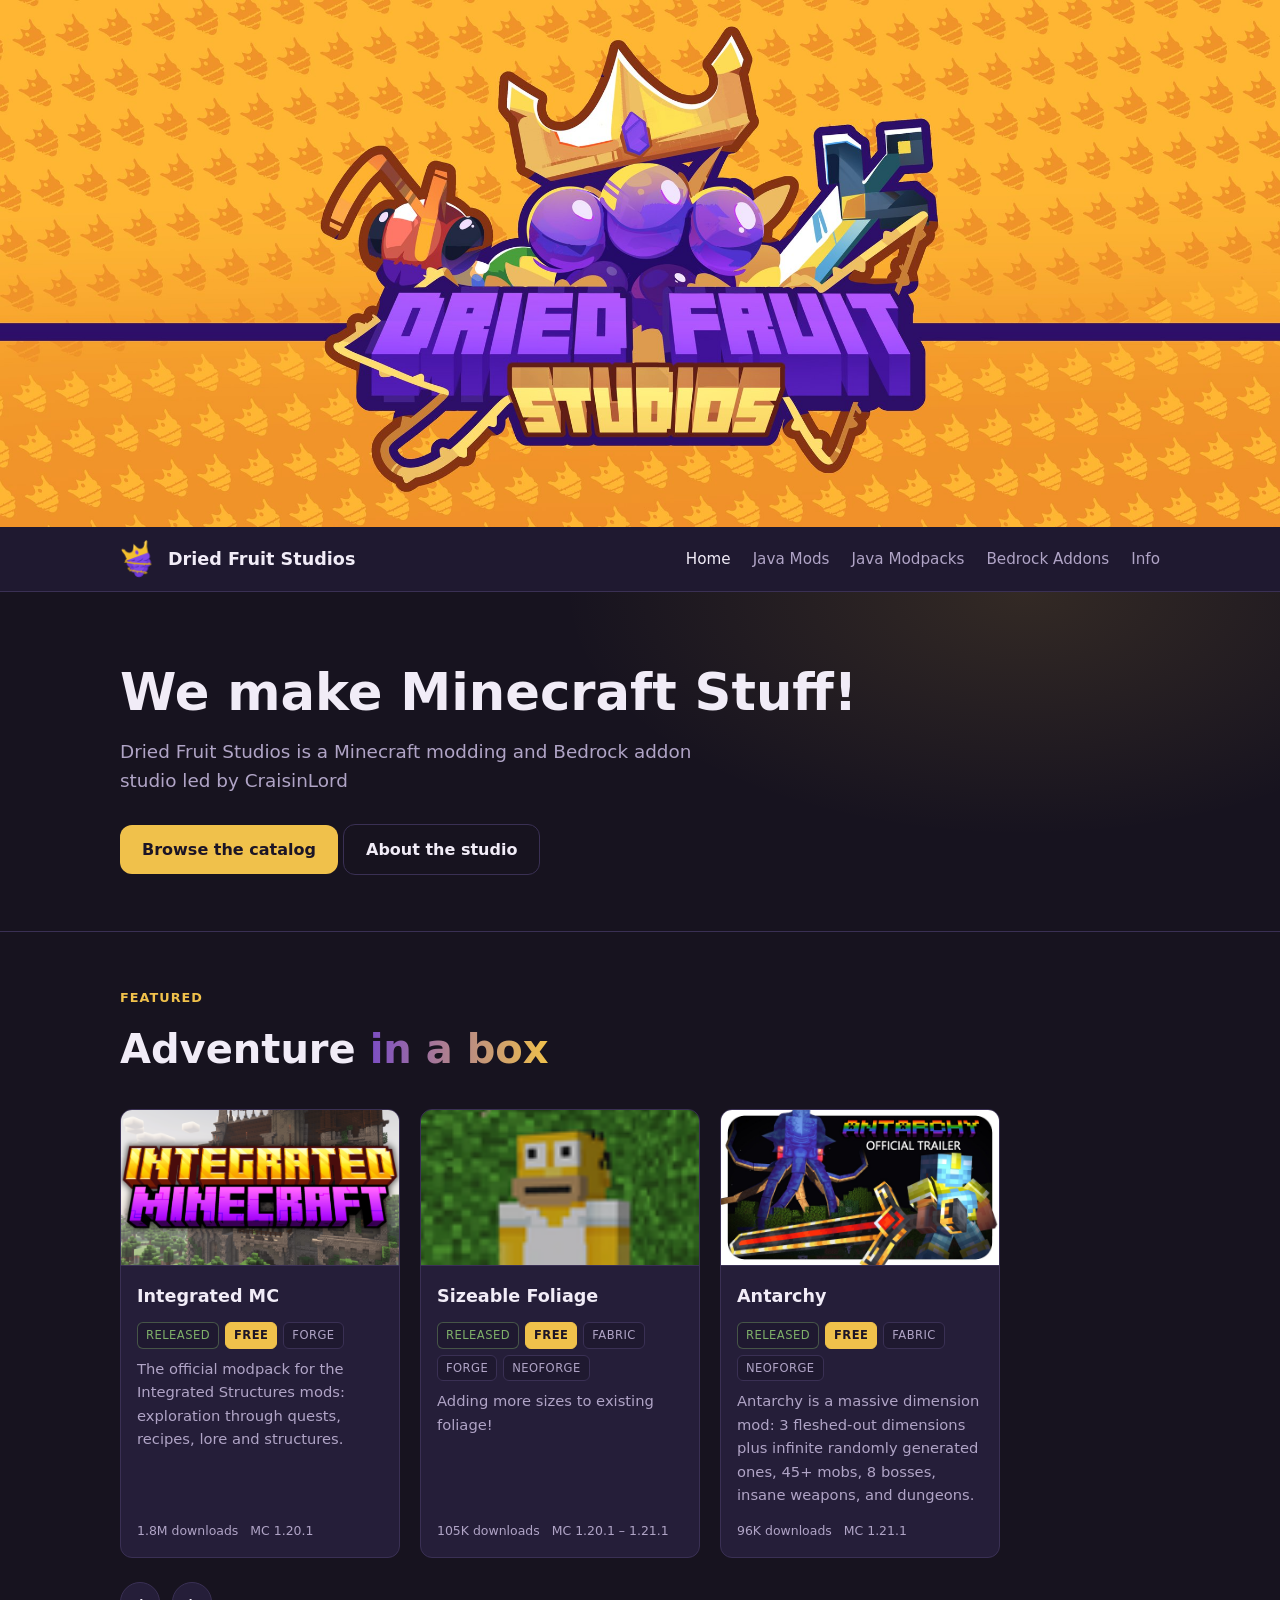
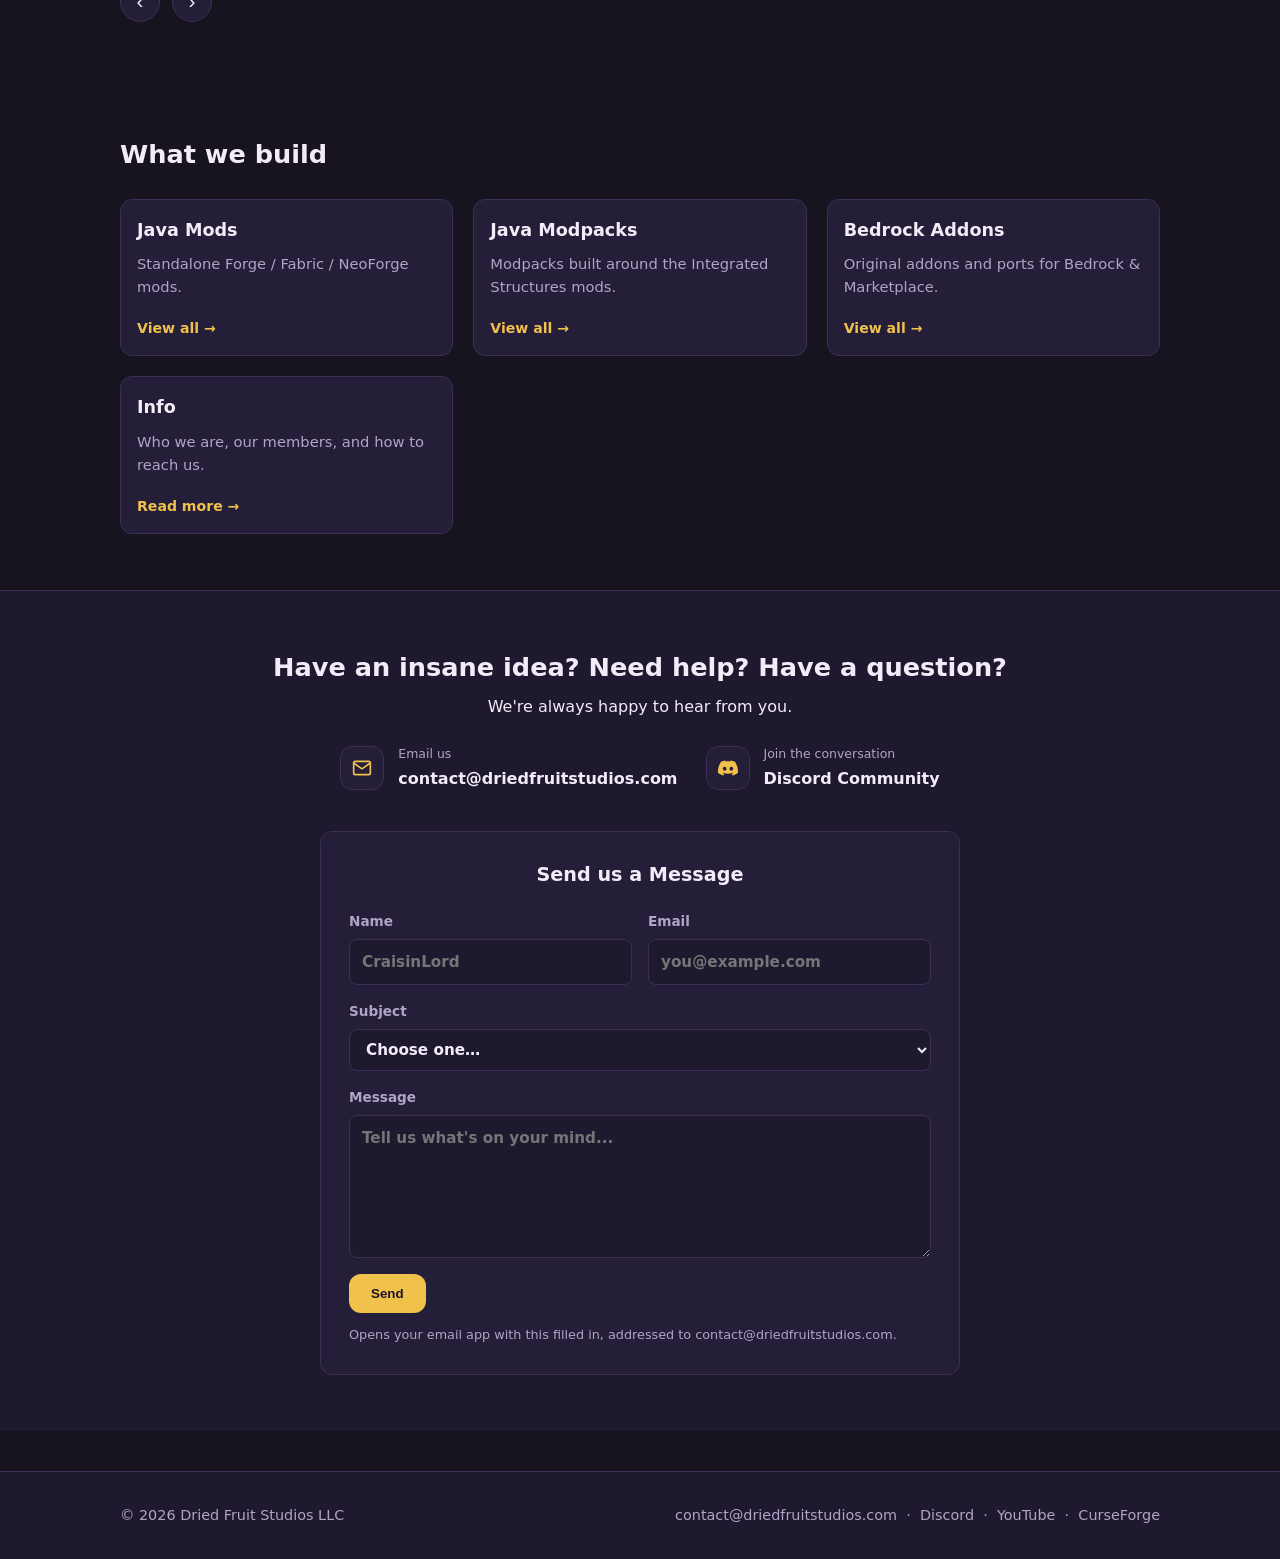
<file: index.html>
<!DOCTYPE html>
<html lang="en">
<head>
  <meta charset="utf-8">
  <meta name="viewport" content="width=device-width, initial-scale=1">
  <title>Dried Fruit Studios — Minecraft mods, modpacks & Bedrock addons</title>
  <meta name="description" content="Dried Fruit Studios LLC is a Minecraft modding and Bedrock addon studio led by CraisinLord. Browse our Java mods, modpacks, and Bedrock addons.">
  <link rel="icon" type="image/png" href="/assets/img/brand/favicon-32.png?v=10">
  <link rel="apple-touch-icon" href="/assets/img/brand/apple-touch-icon.png?v=10">
  <meta property="og:title" content="Dried Fruit Studios">
  <meta property="og:description" content="A Minecraft modding and Bedrock addon studio led by CraisinLord.">
  <meta property="og:image" content="https://driedfruitstudios.com/assets/img/brand/og.jpg?v=1">
  <meta property="og:url" content="https://driedfruitstudios.com/">
  <meta name="twitter:card" content="summary">
  <link rel="stylesheet" href="assets/css/style.css?v=10">
</head>
<body>
  <div id="site-banner"></div>
  <div id="site-header"></div>

  <main>
    <section class="hero">
      <div class="wrap">
        <h1>We make Minecraft Stuff!</h1>
        <p>Dried Fruit Studios is a Minecraft modding and Bedrock addon studio led by CraisinLord</p>
        <a class="btn" href="java-mods.html">Browse the catalog</a>
        <a class="btn secondary" href="info.html">About the studio</a>
      </div>
    </section>

    <section class="creations">
      <div class="wrap">
        <p class="eyebrow">Featured</p>
        <h2 class="creations-title">Adventure <span class="grad">in a box</span></h2>
        <div class="carousel-wrap">
          <div id="product-grid" data-category="all" data-featured="true" data-limit="6" data-layout="carousel"></div>
        </div>
        <div class="carousel-controls">
          <button class="carousel-arrow prev" aria-label="Previous">&#8249;</button>
          <button class="carousel-arrow next" aria-label="Next">&#8250;</button>
        </div>
      </div>
    </section>

    <section>
      <div class="wrap">
        <h2>What we build</h2>
        <div class="grid">
          <article class="card"><div class="body"><h3>Java Mods</h3><p class="tagline">Standalone Forge / Fabric / NeoForge mods.</p><div class="links"><a href="java-mods.html">View all &rarr;</a></div></div></article>
          <article class="card"><div class="body"><h3>Java Modpacks</h3><p class="tagline">Modpacks built around the Integrated Structures mods.</p><div class="links"><a href="java-modpacks.html">View all &rarr;</a></div></div></article>
          <article class="card"><div class="body"><h3>Bedrock Addons</h3><p class="tagline">Original addons and ports for Bedrock &amp; Marketplace.</p><div class="links"><a href="bedrock-addons.html">View all &rarr;</a></div></div></article>
          <article class="card"><div class="body"><h3>Info</h3><p class="tagline">Who we are, our members, and how to reach us.</p><div class="links"><a href="info.html">Read more &rarr;</a></div></div></article>
        </div>
      </div>
    </section>
  </main>

  <div id="site-contact"></div>

  <div id="site-footer"></div>
  <script src="assets/js/site.js?v=10"></script>
  <script src="assets/js/products.js?v=10"></script>
</body>
</html>
</file>
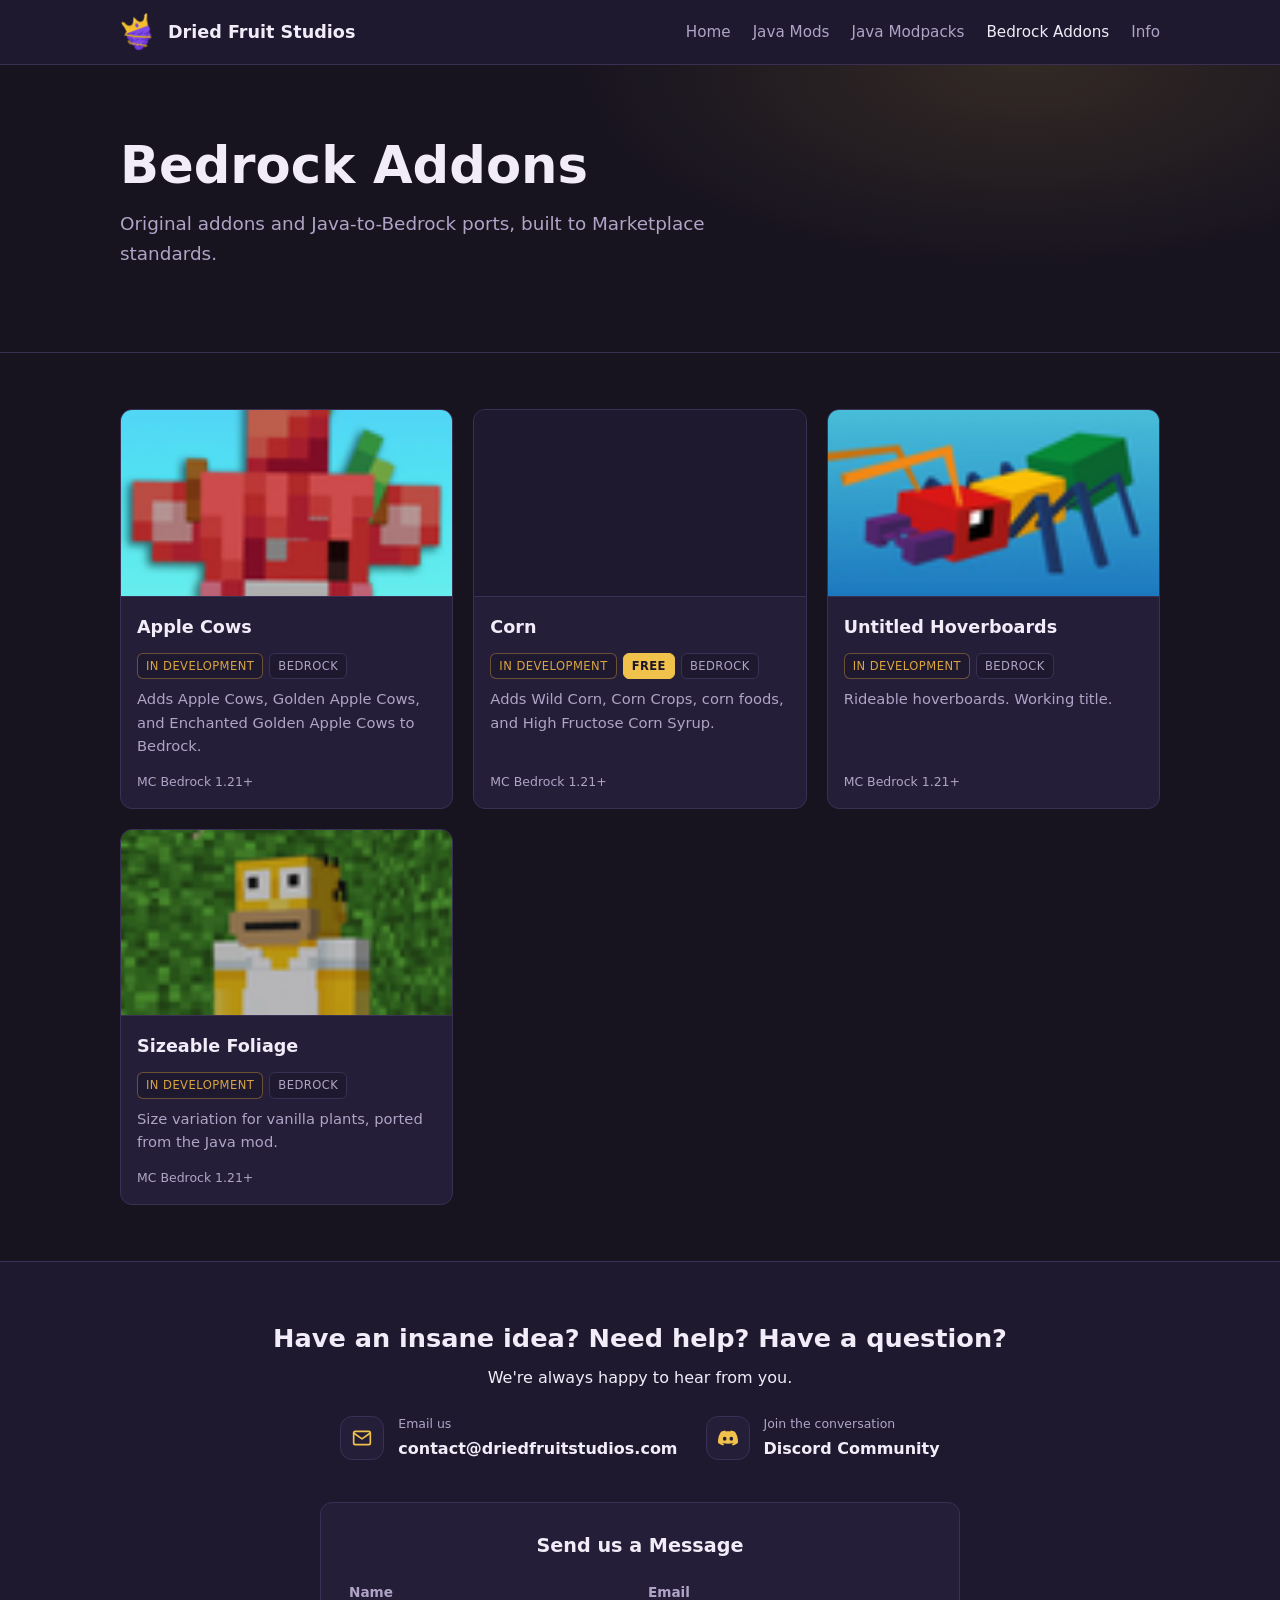
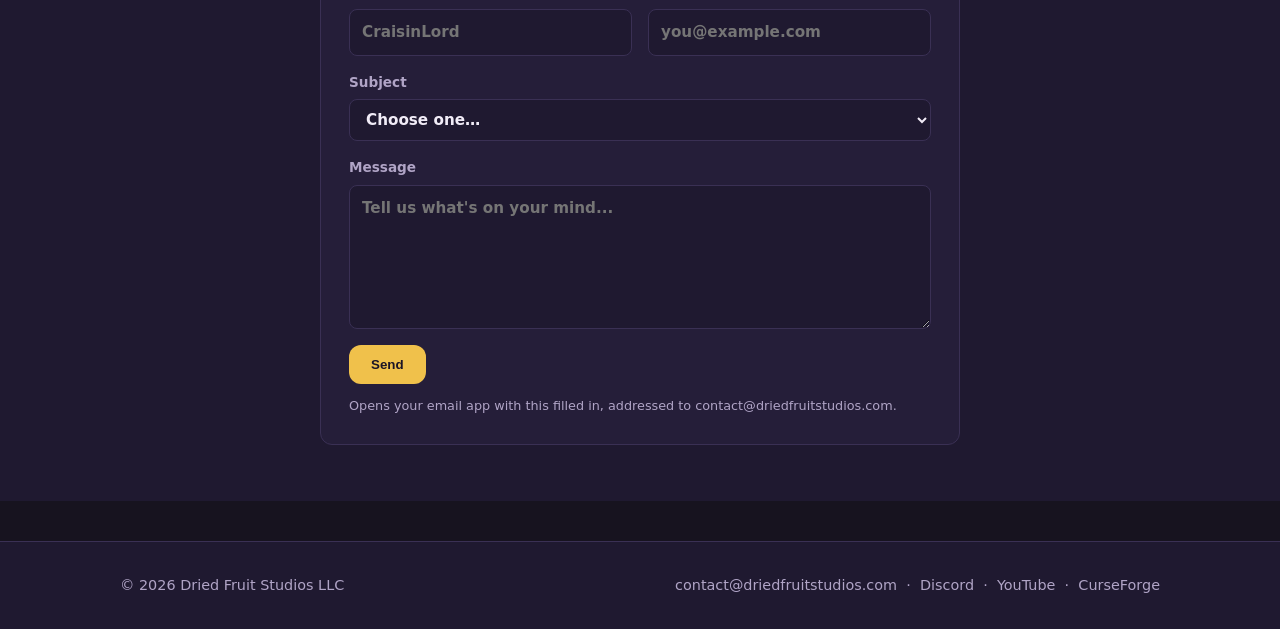
<file: bedrock-addons.html>
<!DOCTYPE html>
<html lang="en">
<head>
  <meta charset="utf-8">
  <meta name="viewport" content="width=device-width, initial-scale=1">
  <title>Bedrock Addons — Dried Fruit Studios</title>
  <meta name="description" content="Bedrock Edition addons and Java-to-Bedrock ports by Dried Fruit Studios, built for the Minecraft Marketplace.">
  <link rel="icon" type="image/png" href="/assets/img/brand/favicon-32.png?v=10">
  <link rel="apple-touch-icon" href="/assets/img/brand/apple-touch-icon.png?v=10">
  <link rel="stylesheet" href="assets/css/style.css?v=10">
</head>
<body>
  <div id="site-header"></div>
  <main>
    <section class="hero">
      <div class="wrap">
        <h1>Bedrock Addons</h1>
        <p>Original addons and Java-to-Bedrock ports, built to Marketplace standards.</p>
      </div>
    </section>
    <section>
      <div class="wrap">
        <div id="product-grid" data-category="bedrock-addon"></div>
      </div>
    </section>
  </main>
  <div id="site-contact"></div>
  <div id="site-footer"></div>
  <script src="assets/js/site.js?v=10"></script>
  <script src="assets/js/products.js?v=10"></script>
</body>
</html>
</file>
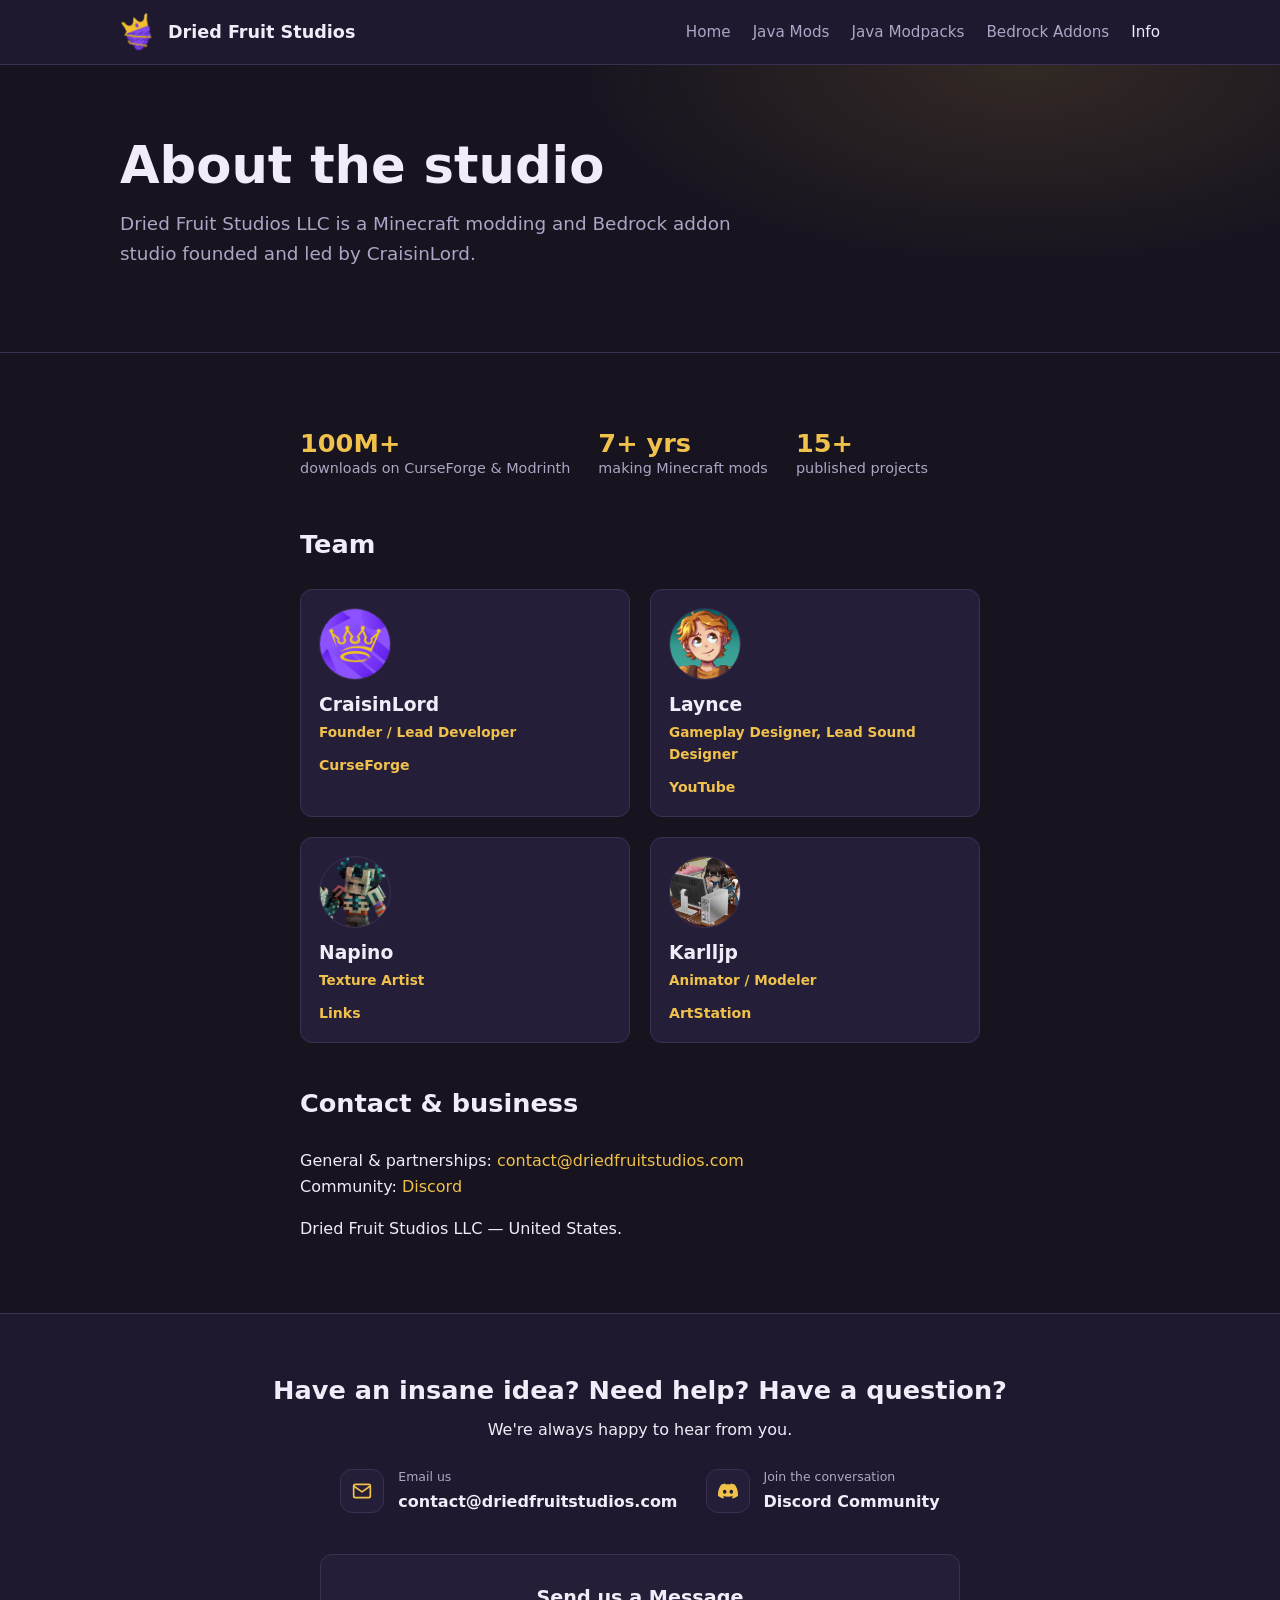
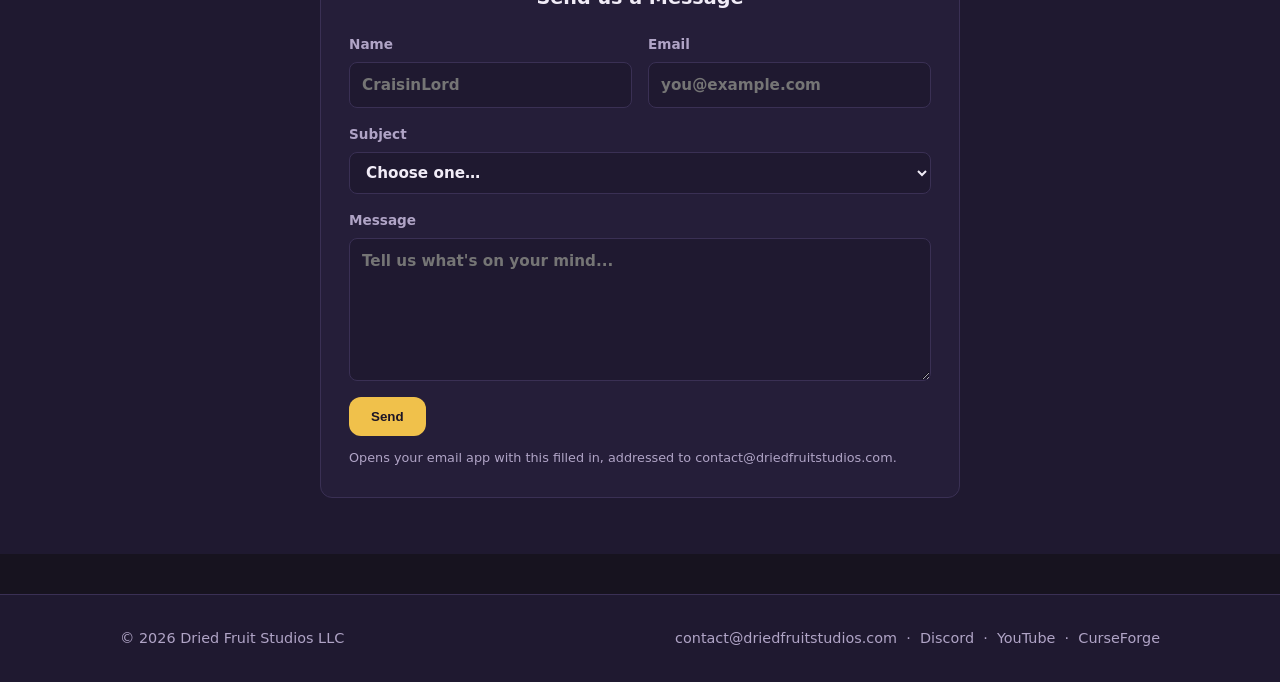
<file: info.html>
<!DOCTYPE html>
<html lang="en">
<head>
  <meta charset="utf-8">
  <meta name="viewport" content="width=device-width, initial-scale=1">
  <title>Info — Dried Fruit Studios</title>
  <meta name="description" content="Dried Fruit Studios LLC is a Minecraft modding and Bedrock addon studio led by CraisinLord.">
  <link rel="icon" type="image/png" href="/assets/img/brand/favicon-32.png?v=10">
  <link rel="apple-touch-icon" href="/assets/img/brand/apple-touch-icon.png?v=10">
  <link rel="stylesheet" href="assets/css/style.css?v=10">
</head>
<body>
  <div id="site-header"></div>
  <main>
    <section class="hero">
      <div class="wrap">
        <h1>About the studio</h1>
        <p>Dried Fruit Studios LLC is a Minecraft modding and Bedrock addon studio founded and led by CraisinLord.</p>
      </div>
    </section>

    <section>
      <div class="wrap prose">
        <div class="stat-row">
          <div class="stat"><strong>100M+</strong><span>downloads on CurseForge &amp; Modrinth</span></div>
          <div class="stat"><strong>7+ yrs</strong><span>making Minecraft mods</span></div>
          <div class="stat"><strong>15+</strong><span>published projects</span></div>
        </div>

        <h2>Team</h2>
        <div class="team">
          <div class="member">
            <img class="avatar" src="assets/img/team/craisinlord.png" alt="CraisinLord" width="72" height="72">
            <h3>CraisinLord</h3>
            <div class="role">Founder / Lead Developer</div>
            <p class="member-links">
              <a href="https://www.curseforge.com/members/craisinlord/projects" target="_blank" rel="noopener">CurseForge</a>
            </p>
          </div>
          <div class="member">
            <img class="avatar" src="assets/img/team/laynce.png" alt="Laynce" width="72" height="72">
            <h3>Laynce</h3>
            <div class="role">Gameplay Designer, Lead Sound Designer</div>
            <p class="member-links">
              <a href="https://www.youtube.com/@layncemc" target="_blank" rel="noopener">YouTube</a>
            </p>
          </div>
          <div class="member">
            <img class="avatar" src="assets/img/team/napino.png" alt="Napino" width="72" height="72">
            <h3>Napino</h3>
            <div class="role">Texture Artist</div>
            <p class="member-links">
              <a href="https://linktr.ee/napino" target="_blank" rel="noopener">Links</a>
            </p>
          </div>
          <div class="member">
            <img class="avatar" src="assets/img/team/karlljp.jpg" alt="Karlljp" width="72" height="72">
            <h3>Karlljp</h3>
            <div class="role">Animator / Modeler</div>
            <p class="member-links">
              <a href="https://karlljp.artstation.com/projects" target="_blank" rel="noopener">ArtStation</a>
            </p>
          </div>
        </div>

        <h2>Contact &amp; business</h2>
        <p>
          General &amp; partnerships: <a href="mailto:contact@driedfruitstudios.com">contact@driedfruitstudios.com</a><br>
          Community: <a href="https://discord.com/invite/72a7jmc5mb" target="_blank" rel="noopener">Discord</a>
        </p>
        <p>Dried Fruit Studios LLC — United States.</p>
      </div>
    </section>
  </main>
  <div id="site-contact"></div>
  <div id="site-footer"></div>
  <script src="assets/js/site.js?v=10"></script>
</body>
</html>
</file>
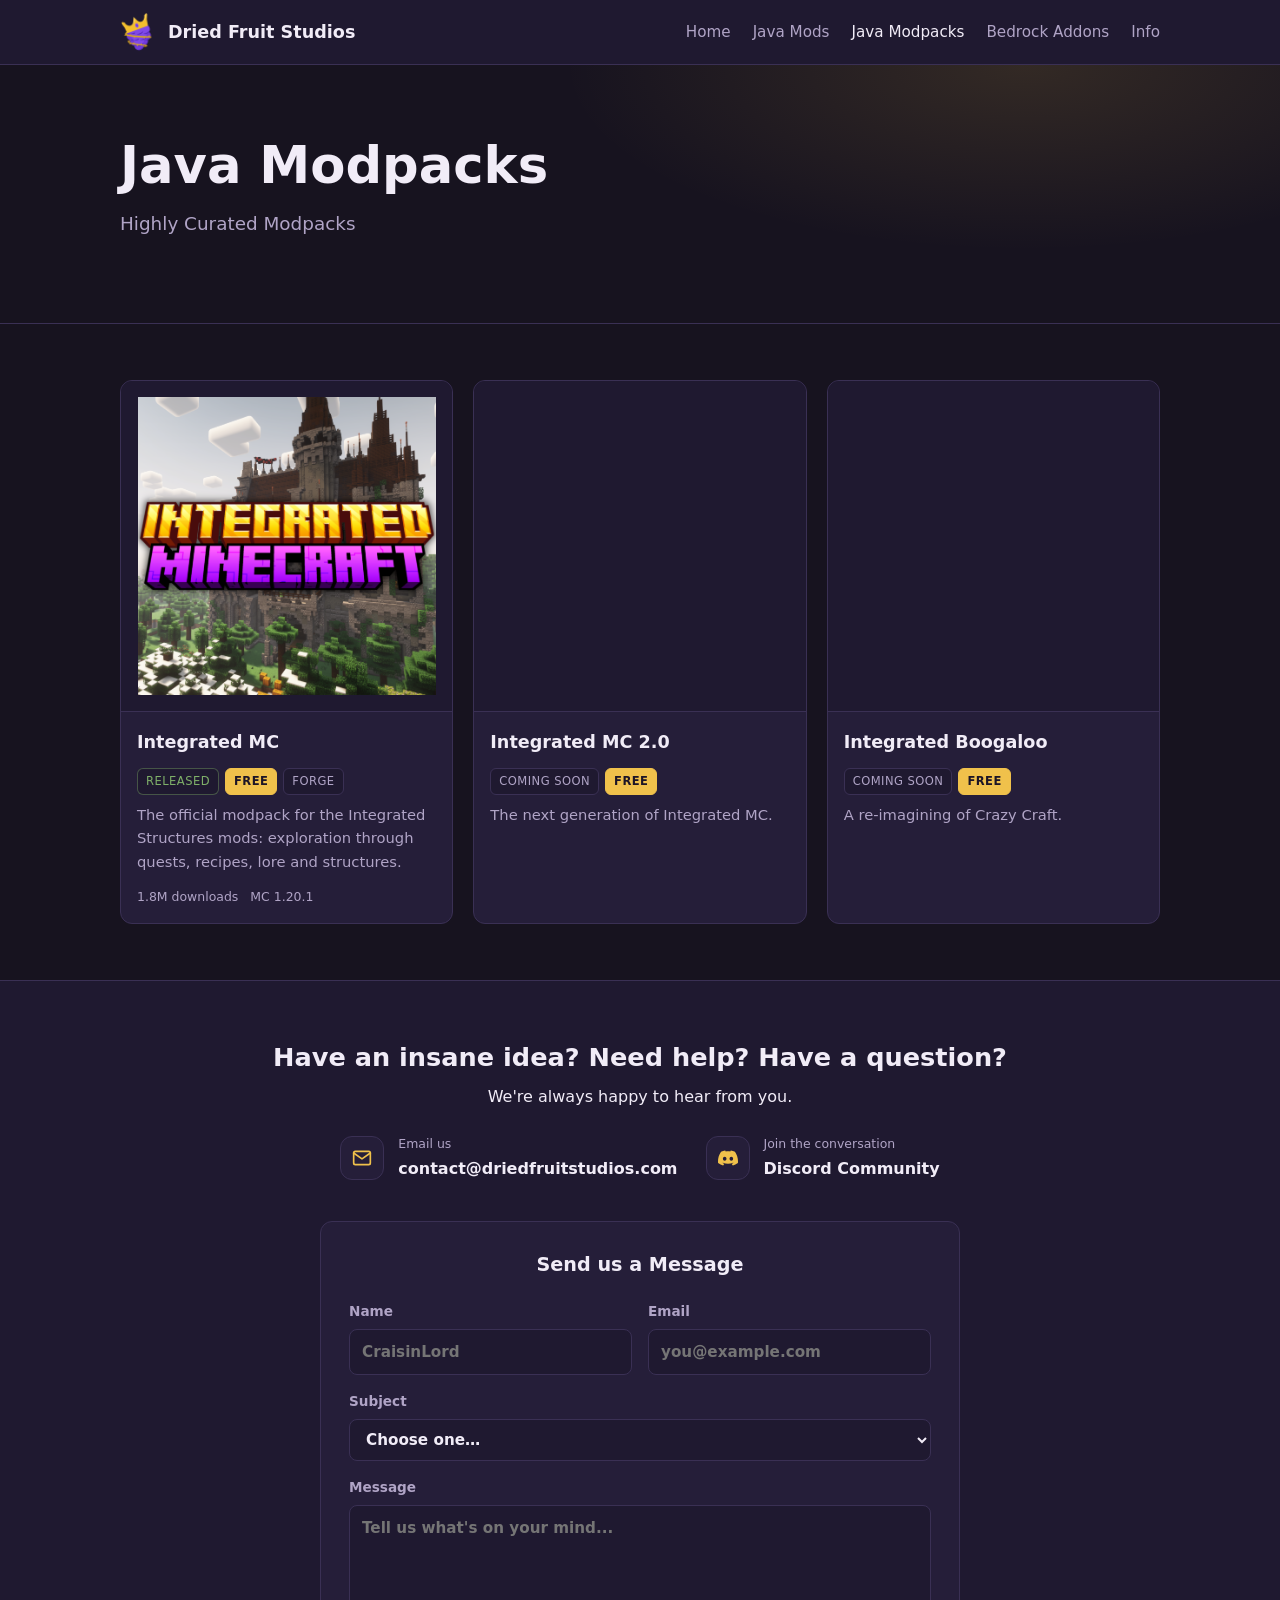
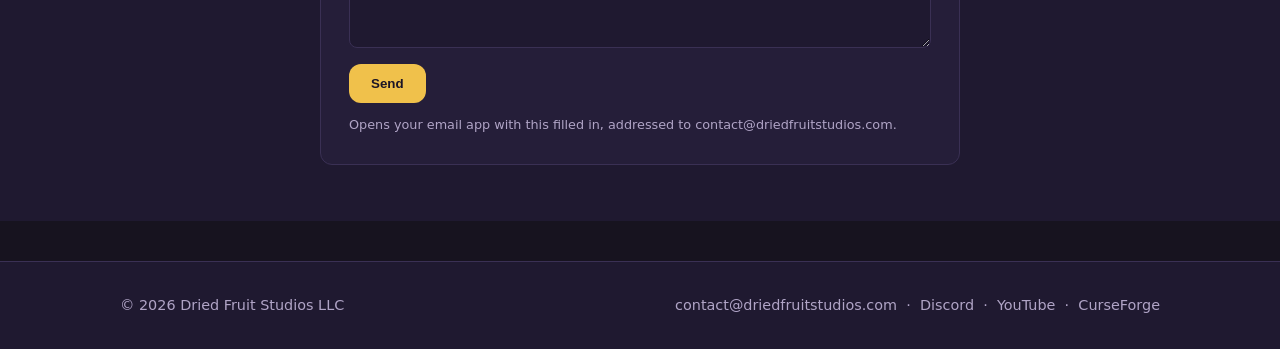
<file: java-modpacks.html>
<!DOCTYPE html>
<html lang="en">
<head>
  <meta charset="utf-8">
  <meta name="viewport" content="width=device-width, initial-scale=1">
  <title>Java Modpacks — Dried Fruit Studios</title>
  <meta name="description" content="Curated Minecraft: Java Edition modpacks by Dried Fruit Studios / CraisinLord.">
  <link rel="icon" type="image/png" href="/assets/img/brand/favicon-32.png?v=10">
  <link rel="apple-touch-icon" href="/assets/img/brand/apple-touch-icon.png?v=10">
  <link rel="stylesheet" href="assets/css/style.css?v=10">
</head>
<body>
  <div id="site-header"></div>
  <main>
    <section class="hero">
      <div class="wrap">
        <h1>Java Modpacks</h1>
        <p>Highly Curated Modpacks</p>
      </div>
    </section>
    <section>
      <div class="wrap">
        <div id="product-grid" data-category="java-modpack" data-thumb="square"></div>
      </div>
    </section>
  </main>
  <div id="site-contact"></div>
  <div id="site-footer"></div>
  <script src="assets/js/site.js?v=10"></script>
  <script src="assets/js/products.js?v=10"></script>
</body>
</html>
</file>
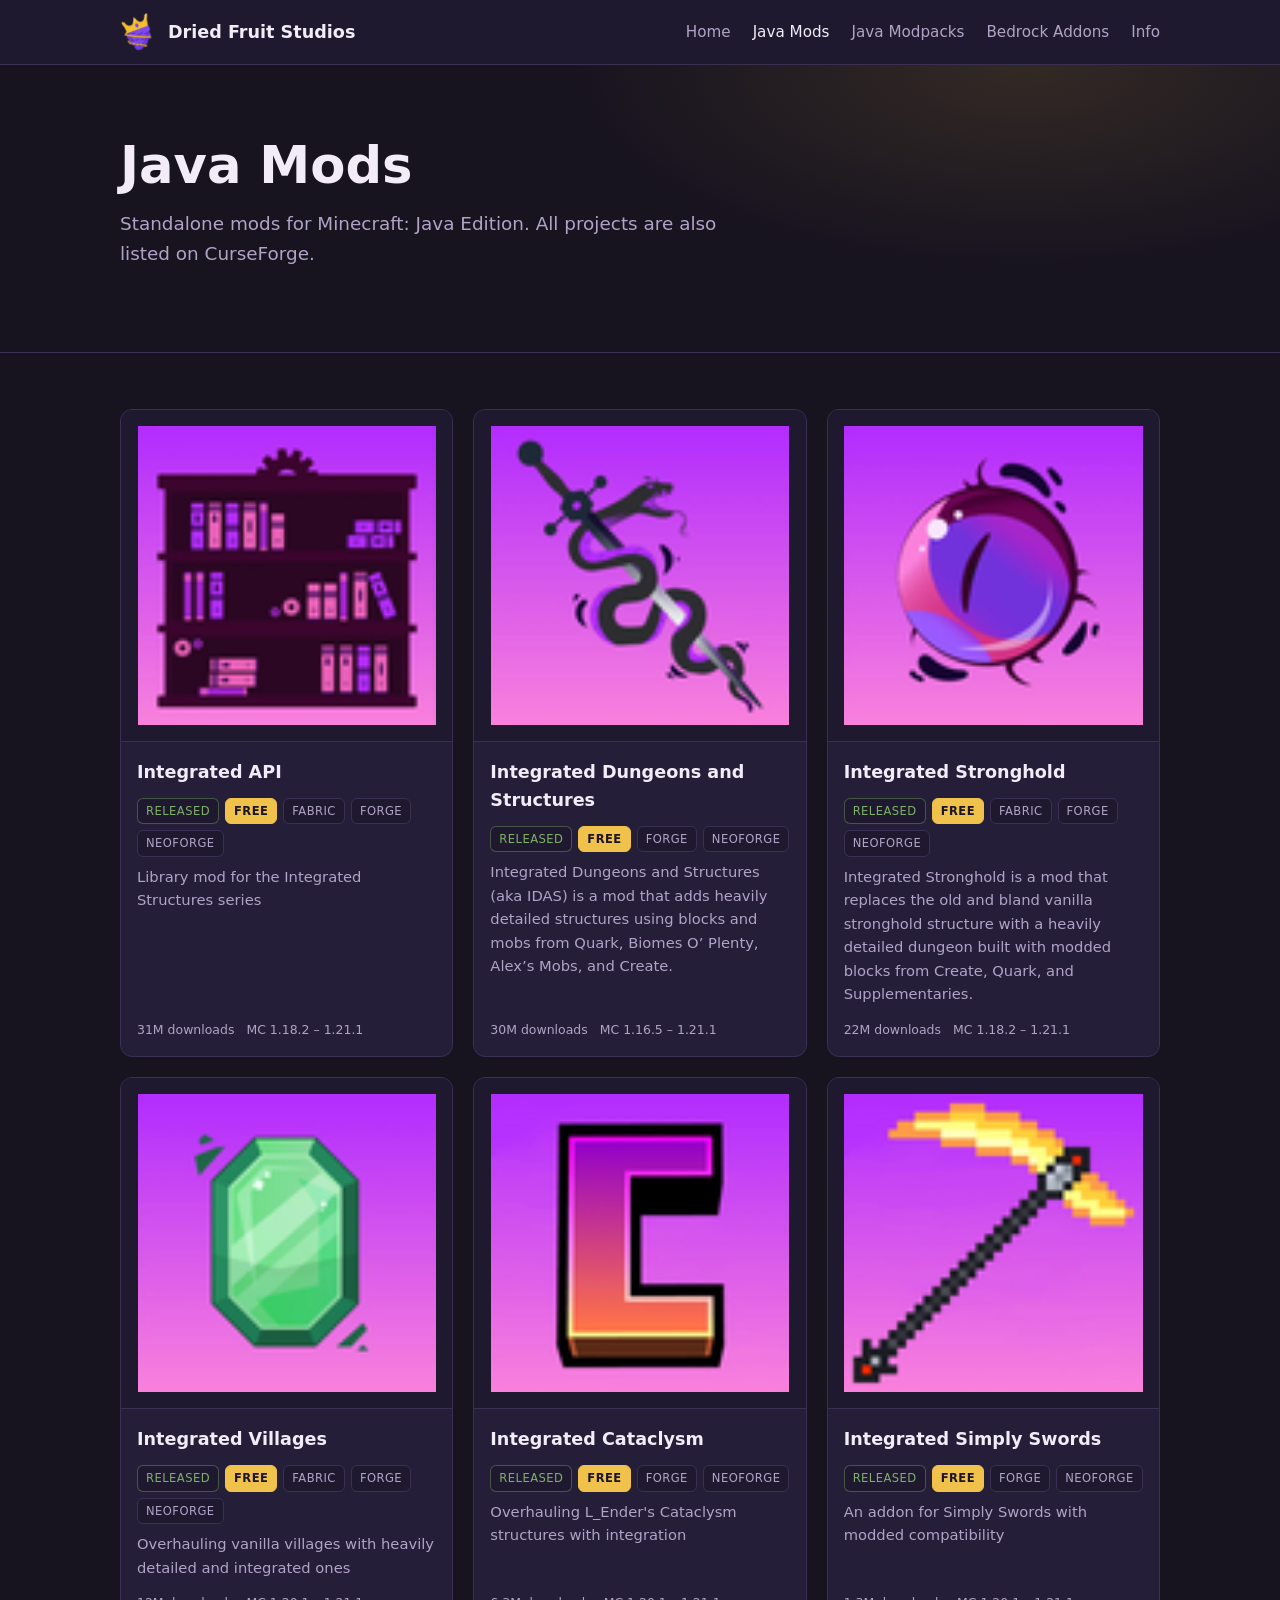
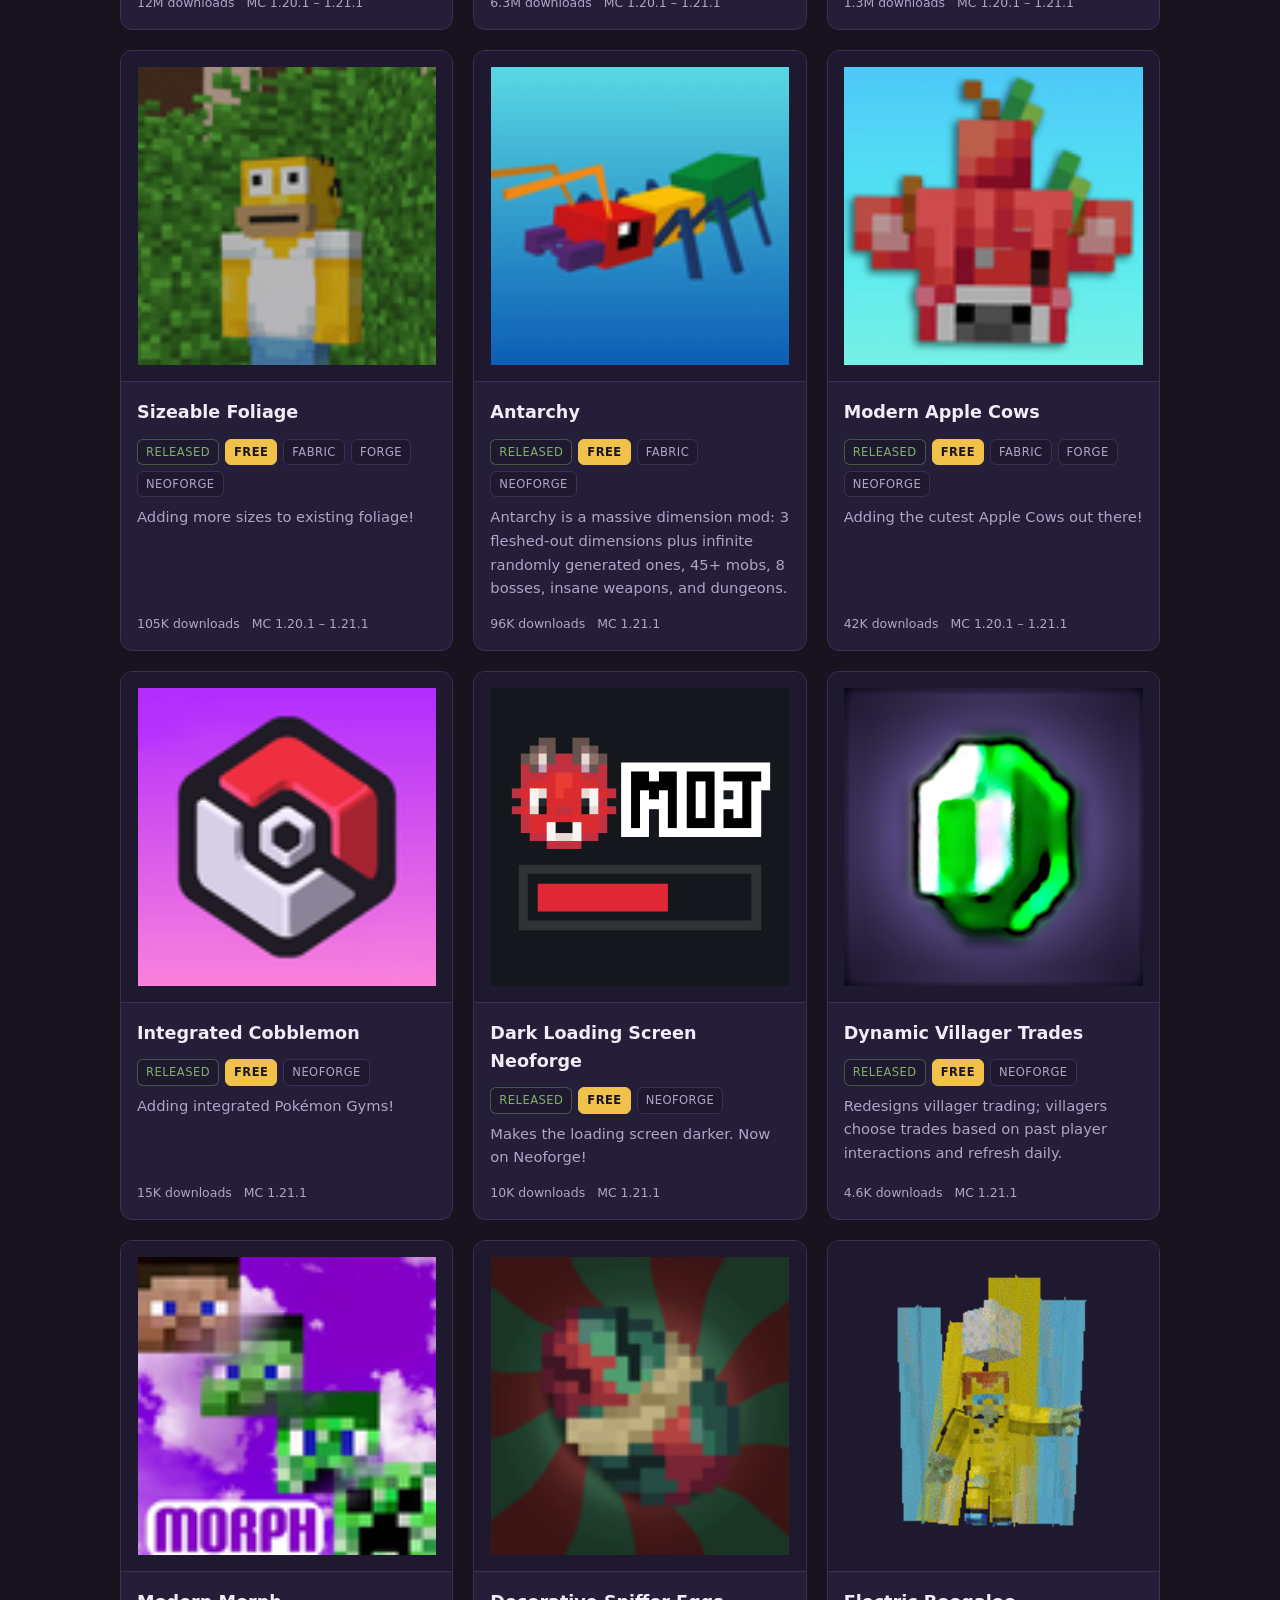
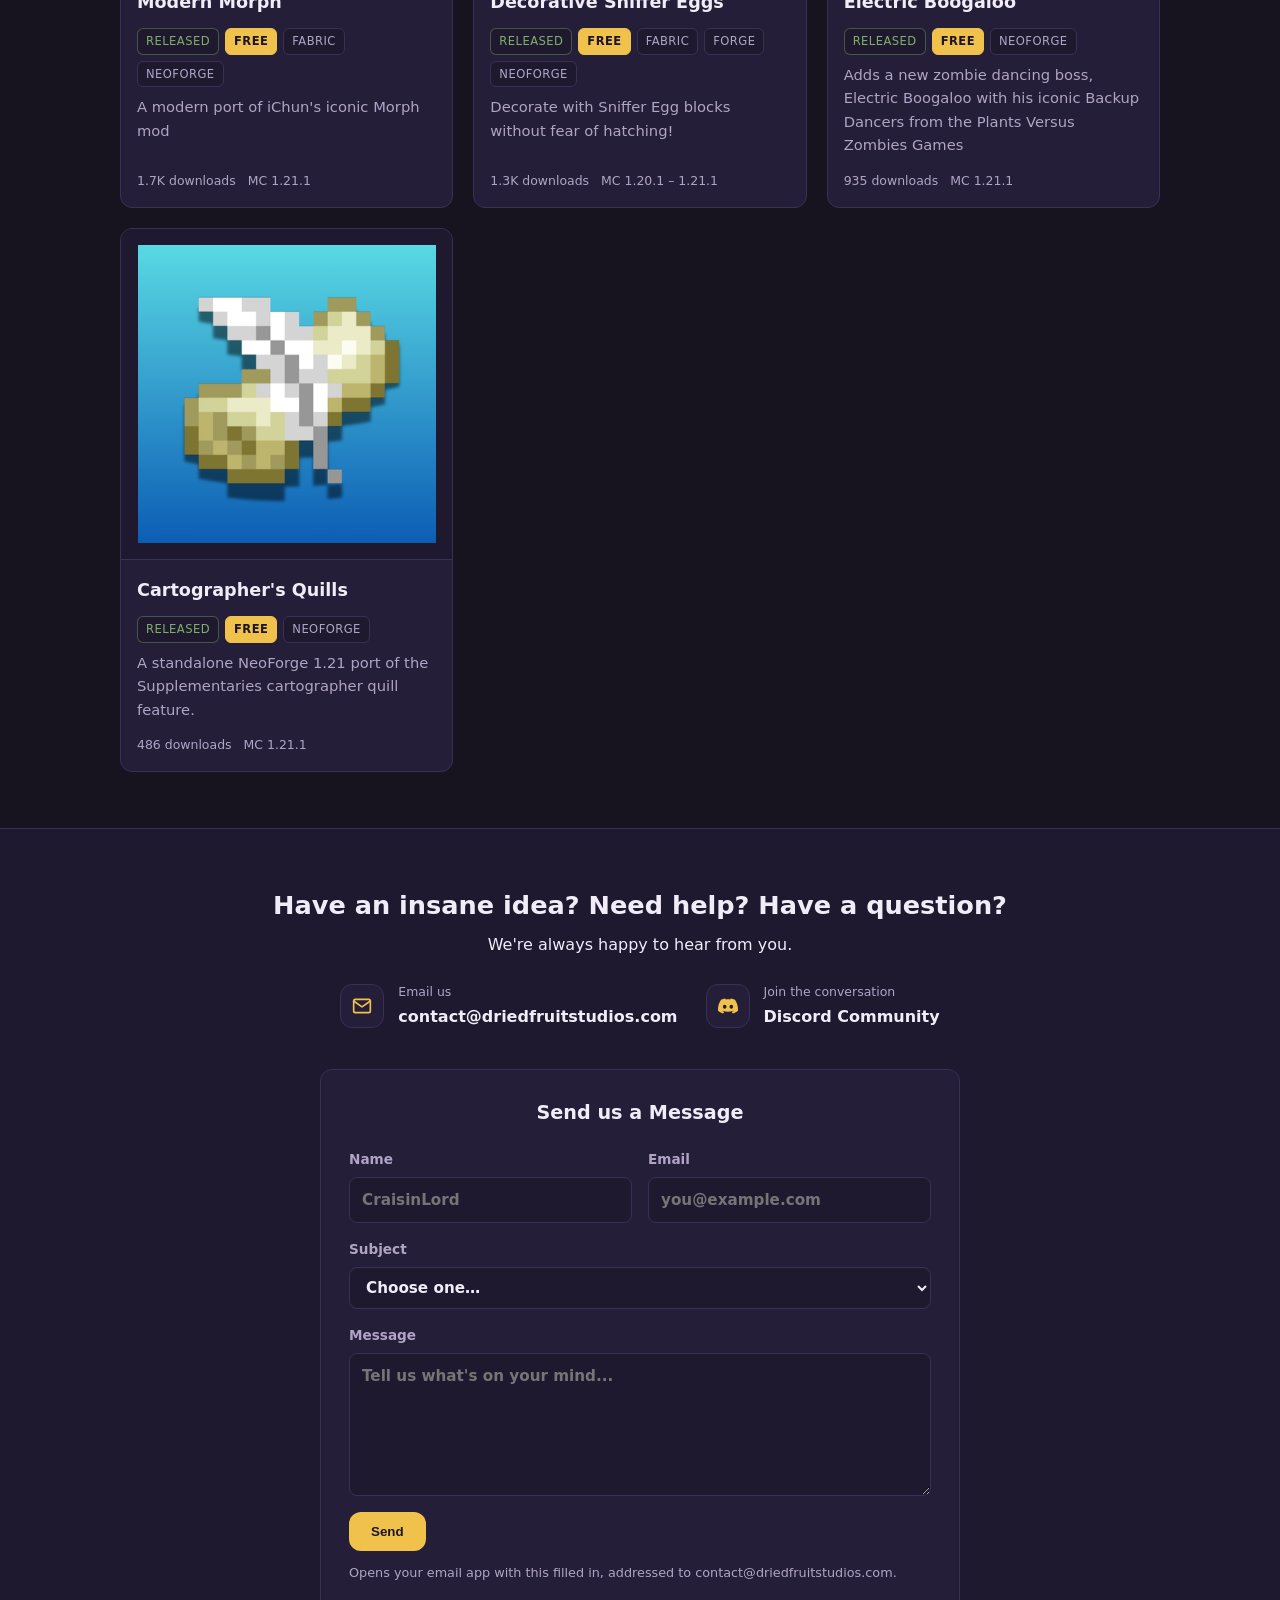
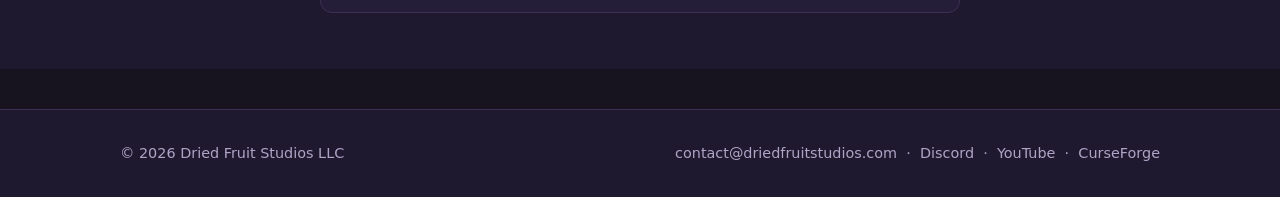
<file: java-mods.html>
<!DOCTYPE html>
<html lang="en">
<head>
  <meta charset="utf-8">
  <meta name="viewport" content="width=device-width, initial-scale=1">
  <title>Java Mods — Dried Fruit Studios</title>
  <meta name="description" content="Java Edition mods by Dried Fruit Studios / CraisinLord for Forge, Fabric, and NeoForge.">
  <link rel="icon" type="image/png" href="/assets/img/brand/favicon-32.png?v=10">
  <link rel="apple-touch-icon" href="/assets/img/brand/apple-touch-icon.png?v=10">
  <link rel="stylesheet" href="assets/css/style.css?v=10">
</head>
<body>
  <div id="site-header"></div>
  <main>
    <section class="hero">
      <div class="wrap">
        <h1>Java Mods</h1>
        <p>Standalone mods for Minecraft: Java Edition. All projects are also listed on CurseForge.</p>
      </div>
    </section>
    <section>
      <div class="wrap">
        <div id="product-grid" data-category="java-mod" data-thumb="square"></div>
      </div>
    </section>
  </main>
  <div id="site-contact"></div>
  <div id="site-footer"></div>
  <script src="assets/js/site.js?v=10"></script>
  <script src="assets/js/products.js?v=10"></script>
</body>
</html>
</file>
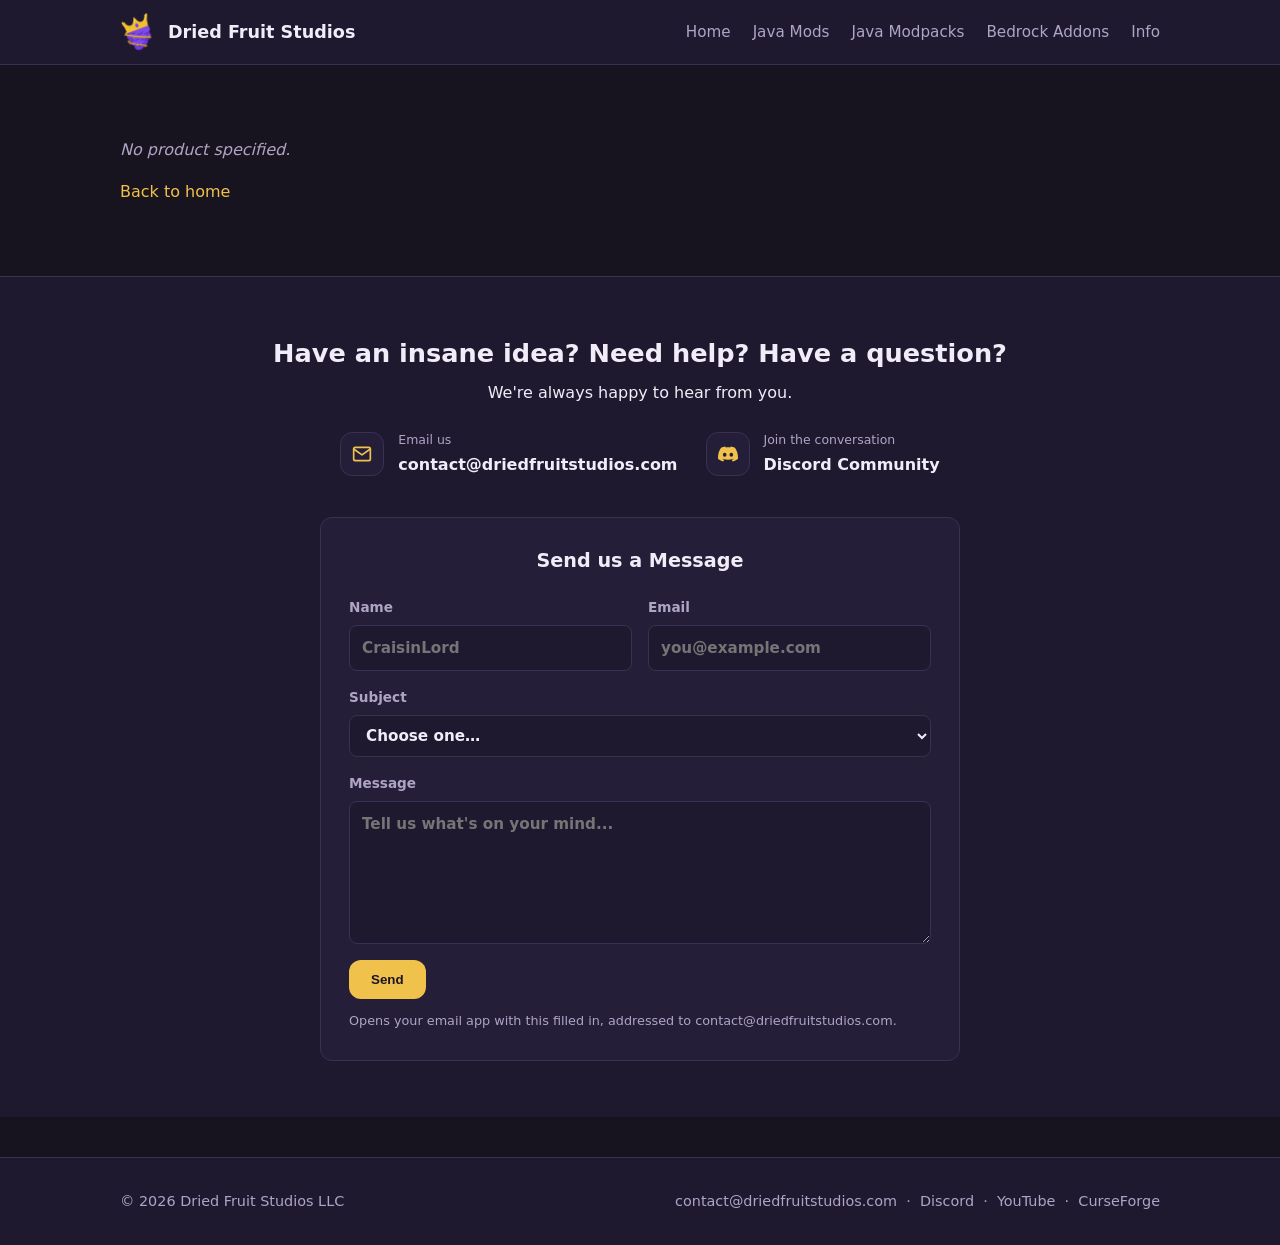
<file: product.html>
<!DOCTYPE html>
<html lang="en">
<head>
  <meta charset="utf-8">
  <meta name="viewport" content="width=device-width, initial-scale=1">
  <title>Product — Dried Fruit Studios</title>
  <meta name="description" content="A Dried Fruit Studios project.">
  <link rel="icon" type="image/png" href="/assets/img/brand/favicon-32.png?v=10">
  <link rel="apple-touch-icon" href="/assets/img/brand/apple-touch-icon.png?v=10">
  <link rel="stylesheet" href="assets/css/style.css?v=10">
</head>
<body>
  <div id="site-header"></div>
  <main>
    <section>
      <div class="wrap">
        <div id="product-detail"><p class="empty-note">Loading…</p></div>
      </div>
    </section>
  </main>
  <div id="site-contact"></div>
  <div id="site-footer"></div>
  <script src="assets/js/site.js?v=10"></script>
  <script src="assets/js/product.js?v=10"></script>
</body>
</html>
</file>
<file: assets/css/style.css>
/* Dried Fruit Studios — draft theme, dark purple + gold. */

:root {
  --bg:        #17131f;
  --bg-raised: #1f1930;
  --bg-card:   #251e39;
  --border:    #3a3054;
  --text:      #f1ecf7;
  --text-dim:  #b0a4c6;
  --accent:    #f0c14b;
  --accent-2:  #7b4dc4;
  --on-accent: #1c1526;
  --good:      #7fb069;
  --warn:      #d9a441;
  --radius:    12px;
  --maxw:      1080px;
  --font:      system-ui, -apple-system, "Segoe UI", Roboto, Helvetica, Arial, sans-serif;
}

* { box-sizing: border-box; }

html, body { margin: 0; padding: 0; }

body {
  background: var(--bg);
  color: var(--text);
  font-family: var(--font);
  line-height: 1.6;
  -webkit-font-smoothing: antialiased;
}

a { color: var(--accent); text-decoration: none; }
a:hover { text-decoration: underline; }

img { max-width: 100%; display: block; }

.wrap { max-width: var(--maxw); margin: 0 auto; padding: 0 20px; }

/* Top banner */
.site-banner {
  display: block;
  width: 100%;
  height: auto;
}

/* Header / nav */
.site-header {
  border-bottom: 1px solid var(--border);
  background: var(--bg-raised);
  position: sticky;
  top: 0;
  z-index: 50;
}
.site-header .wrap {
  display: flex;
  align-items: center;
  justify-content: space-between;
  min-height: 64px;
}
.brand {
  display: flex;
  align-items: center;
  gap: 10px;
  font-weight: 700;
  font-size: 1.1rem;
  color: var(--text);
}
.brand:hover { text-decoration: none; }
.brand .mark {
  height: 38px; width: auto;
  display: block;
}
.nav-links { display: flex; gap: 22px; align-items: center; }
.nav-links a {
  color: var(--text-dim);
  font-size: 0.95rem;
  font-weight: 500;
}
.nav-links a:hover,
.nav-links a.active { color: var(--text); text-decoration: none; }

.nav-toggle {
  display: none;
  background: none; border: 1px solid var(--border);
  color: var(--text); border-radius: 8px;
  padding: 6px 10px; font-size: 1rem; cursor: pointer;
}

@media (max-width: 720px) {
  .nav-toggle { display: block; }
  .nav-links {
    display: none;
    position: absolute;
    top: 64px; left: 0; right: 0;
    flex-direction: column;
    gap: 0;
    background: var(--bg-raised);
    border-bottom: 1px solid var(--border);
    padding: 8px 0;
  }
  .nav-links.open { display: flex; }
  .nav-links a { padding: 12px 20px; width: 100%; }
}

/* Hero */
.hero {
  padding: 72px 0 56px;
  border-bottom: 1px solid var(--border);
  background:
    radial-gradient(60% 120% at 80% 0%, rgba(240,193,75,0.13), transparent 60%),
    var(--bg);
}
.hero h1 {
  font-size: clamp(2rem, 5vw, 3.2rem);
  line-height: 1.1;
  margin: 0 0 16px;
}
.hero p { font-size: 1.15rem; color: var(--text-dim); max-width: 620px; margin: 0 0 28px; }

.btn {
  display: inline-block;
  background: var(--accent);
  color: var(--on-accent);
  font-weight: 700;
  padding: 12px 22px;
  border-radius: var(--radius);
  border: none;
}
.btn:hover { text-decoration: none; filter: brightness(1.06); }
.btn.secondary {
  background: transparent;
  color: var(--text);
  border: 1px solid var(--border);
}

/* Sections */
section { padding: 56px 0; }
section h2 { font-size: 1.6rem; margin: 0 0 24px; }

/* Product grid */
.filters {
  display: flex; flex-wrap: wrap; gap: 8px; margin-bottom: 24px;
}
.filters button {
  background: var(--bg-card);
  border: 1px solid var(--border);
  color: var(--text-dim);
  padding: 6px 14px;
  border-radius: 999px;
  cursor: pointer;
  font-size: 0.88rem;
}
.filters button.active { background: var(--accent); color: var(--on-accent); border-color: var(--accent); font-weight: 600; }

.grid {
  display: grid;
  grid-template-columns: repeat(auto-fill, minmax(280px, 1fr));
  gap: 20px;
}
.card {
  background: var(--bg-card);
  border: 1px solid var(--border);
  border-radius: var(--radius);
  overflow: hidden;
  display: flex;
  flex-direction: column;
  color: var(--text);
  transition: border-color .15s ease, transform .15s ease;
}
a.card:hover { text-decoration: none; border-color: var(--accent); transform: translateY(-2px); }
.card .thumb {
  aspect-ratio: 16 / 9;
  width: 100%;
  object-fit: cover;
  background: var(--bg-raised);
  border-bottom: 1px solid var(--border);
}
.card .thumb--empty { display: block; }
.card .thumb--square {
  aspect-ratio: 1 / 1;
  object-fit: contain;
  padding: 16px;
  background: var(--bg-raised);
}
.card .body { padding: 16px; flex: 1; display: flex; flex-direction: column; gap: 8px; }
.card h3 { margin: 0; font-size: 1.1rem; }
.card .tagline { color: var(--text-dim); font-size: 0.92rem; margin: 0; flex: 1; }
.card .meta { display: flex; flex-wrap: wrap; gap: 6px; margin-top: 4px; }
.card-foot { display: flex; flex-wrap: wrap; gap: 12px; margin-top: 6px; }
.card-foot .dl { font-size: 0.78rem; color: var(--text-dim); }
.badge {
  font-size: 0.72rem;
  text-transform: uppercase;
  letter-spacing: 0.04em;
  padding: 3px 8px;
  border-radius: 6px;
  background: var(--bg-raised);
  color: var(--text-dim);
  border: 1px solid var(--border);
}
.badge.released      { color: var(--good); border-color: rgba(127,176,105,0.4); }
.badge.in-development { color: var(--warn); border-color: rgba(217,164,65,0.4); }
.badge.planned       { color: var(--text-dim); }
.badge.free {
  color: var(--on-accent); background: var(--accent);
  border-color: var(--accent); font-weight: 700;
}
.card .links { display: flex; flex-wrap: wrap; gap: 12px; margin-top: 10px; }
.card .links a { font-size: 0.88rem; font-weight: 600; }

/* Creations / carousel */
.eyebrow {
  margin: 0 0 8px;
  text-transform: uppercase;
  letter-spacing: 0.08em;
  font-size: 0.8rem;
  font-weight: 700;
  color: var(--accent);
}
.creations-title { font-size: clamp(1.7rem, 4vw, 2.5rem); margin: 0 0 28px; }
.creations-title .grad {
  background: linear-gradient(90deg, var(--accent-2), var(--accent));
  -webkit-background-clip: text;
  background-clip: text;
  color: transparent;
}
.carousel {
  display: flex;
  gap: 20px;
  overflow-x: auto;
  scroll-snap-type: x mandatory;
  scrollbar-width: none;
  padding-bottom: 4px;
}
.carousel::-webkit-scrollbar { display: none; }
.carousel .card { flex: 0 0 280px; scroll-snap-align: start; }
.carousel-controls { display: flex; gap: 12px; margin-top: 20px; }
.carousel-arrow {
  width: 40px; height: 40px;
  border-radius: 50%;
  background: var(--bg-card);
  border: 1px solid var(--border);
  color: var(--text);
  font-size: 1.3rem;
  line-height: 1;
  cursor: pointer;
}
.carousel-arrow:hover { border-color: var(--accent); color: var(--accent); }

/* Info page */
.prose { max-width: 720px; }
.prose h2 { margin-top: 40px; }
.team {
  display: grid;
  grid-template-columns: repeat(auto-fill, minmax(220px, 1fr));
  gap: 20px;
  margin-top: 24px;
}
.member {
  background: var(--bg-card);
  border: 1px solid var(--border);
  border-radius: var(--radius);
  padding: 18px;
}
.member .avatar {
  width: 72px; height: 72px;
  border-radius: 50%;
  border: 1px solid var(--border);
  margin-bottom: 10px;
}
.member h3 { margin: 0 0 2px; }
.member .role { color: var(--accent); font-size: 0.85rem; font-weight: 600; }
.member .member-links { margin: 10px 0 0; font-size: 0.88rem; font-weight: 600; }

/* Stat row (info page) */
.stat-row {
  display: flex; flex-wrap: wrap; gap: 28px;
  padding: 20px 0 4px;
}
.stat { display: flex; flex-direction: column; }
.stat strong { font-size: 1.6rem; color: var(--accent); line-height: 1.1; }
.stat span { color: var(--text-dim); font-size: 0.9rem; }

/* Contact */
.contact-cta {
  border-top: 1px solid var(--border);
  background: var(--bg-raised);
  text-align: center;
}
.contact-cta h2 { margin: 0 0 6px; }
.contact-cta .section-sub { margin: 0 0 24px; }
.contact-links { display: flex; flex-wrap: wrap; justify-content: center; gap: 28px; margin-bottom: 40px; }
.contact-item {
  display: inline-flex; align-items: center; gap: 14px;
  color: var(--text); text-align: left;
}
.contact-item:hover { text-decoration: none; }
.contact-item:hover .value { color: var(--accent); }
.contact-item-icon {
  display: flex; align-items: center; justify-content: center;
  width: 44px; height: 44px; flex-shrink: 0;
  border-radius: 12px;
  background: var(--bg-card);
  border: 1px solid var(--border);
  color: var(--accent);
}
.contact-item-icon svg { width: 20px; height: 20px; }
.contact-item-text { display: flex; flex-direction: column; gap: 2px; }
.contact-item-text .label { font-size: 0.78rem; color: var(--text-dim); }
.contact-item-text .value { font-weight: 700; }

.contact-form {
  max-width: 640px;
  margin: 0 auto;
  background: var(--bg-card);
  border: 1px solid var(--border);
  border-radius: var(--radius);
  padding: 28px;
  text-align: left;
}
.contact-form h3 { margin: 0 0 20px; font-size: 1.2rem; text-align: center; }
.contact-form .form-row { display: flex; gap: 16px; flex-wrap: wrap; }
.contact-form .form-row label { flex: 1; min-width: 200px; }
.contact-form label {
  display: block;
  font-size: 0.85rem;
  font-weight: 600;
  color: var(--text-dim);
  margin-bottom: 16px;
}
.contact-form input,
.contact-form select,
.contact-form textarea {
  display: block;
  width: 100%;
  margin-top: 6px;
  padding: 10px 12px;
  background: var(--bg-raised);
  border: 1px solid var(--border);
  border-radius: 8px;
  color: var(--text);
  font: inherit;
  font-size: 0.95rem;
}
.contact-form input:focus,
.contact-form select:focus,
.contact-form textarea:focus {
  outline: 2px solid var(--accent);
  outline-offset: 1px;
}
.contact-form textarea { resize: vertical; }
.contact-form .btn { border: none; cursor: pointer; }
.contact-form .form-note { margin: 12px 0 0; font-size: 0.8rem; color: var(--text-dim); }

/* Footer */
.site-footer {
  border-top: 1px solid var(--border);
  background: var(--bg-raised);
  color: var(--text-dim);
  font-size: 0.9rem;
  padding: 32px 0;
  margin-top: 40px;
}
.site-footer .wrap { display: flex; flex-wrap: wrap; gap: 16px; justify-content: space-between; }
.site-footer a { color: var(--text-dim); }

.empty-note { color: var(--text-dim); font-style: italic; }

/* Product detail page */
.crumb { margin: 0 0 24px; font-size: 0.9rem; }
.pd-head { display: flex; gap: 22px; align-items: flex-start; flex-wrap: wrap; }
.pd-icon {
  width: 96px; height: 96px; border-radius: 16px;
  border: 1px solid var(--border); background: var(--bg-card);
  flex-shrink: 0;
}
.pd-head h1 { margin: 0 0 8px; font-size: clamp(1.6rem, 4vw, 2.4rem); }
.pd-summary { color: var(--text-dim); margin: 0 0 16px; max-width: 620px; }
.pd-actions { display: flex; flex-wrap: wrap; gap: 12px; }
.pd-facts {
  display: grid; grid-template-columns: repeat(auto-fit, minmax(160px, 1fr));
  gap: 16px; margin: 32px 0; padding: 20px;
  background: var(--bg-card); border: 1px solid var(--border); border-radius: var(--radius);
}
.pd-facts .fact dt { font-size: 0.75rem; text-transform: uppercase; letter-spacing: 0.04em; color: var(--text-dim); margin-bottom: 6px; }
.pd-facts .fact dd { margin: 0; display: flex; flex-wrap: wrap; gap: 6px; align-items: center; }
.muted { color: var(--text-dim); font-size: 0.85em; }
.pd-gallery {
  display: grid; grid-template-columns: repeat(auto-fill, minmax(240px, 1fr));
  gap: 14px; margin-top: 16px;
}
.pd-gallery img {
  width: 100%; aspect-ratio: 16 / 10; object-fit: cover;
  border-radius: 10px; border: 1px solid var(--border);
}
.pd-trailer {
  position: relative; width: 100%; aspect-ratio: 16 / 9;
  margin: 28px 0; border-radius: var(--radius); overflow: hidden;
  border: 1px solid var(--border); background: #000;
}
.pd-trailer iframe { position: absolute; inset: 0; width: 100%; height: 100%; border: 0; }
</file>
